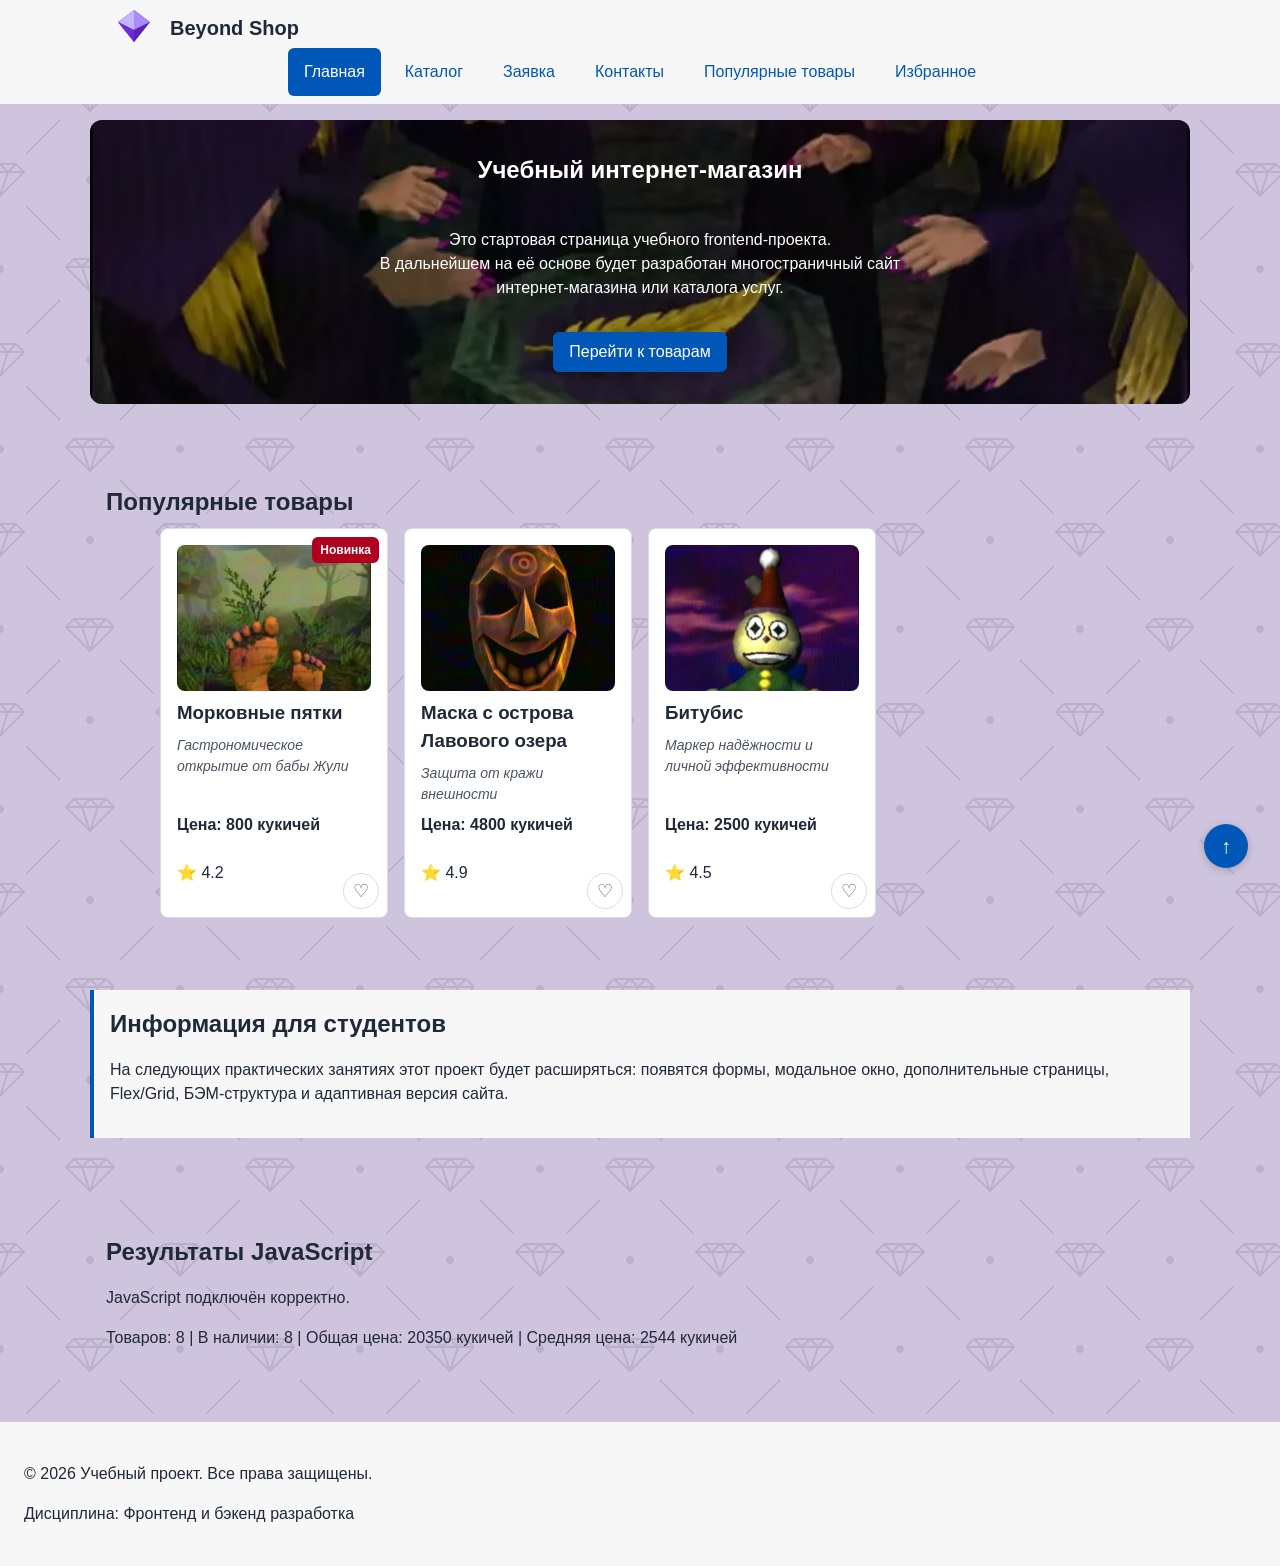
<file: index.html>
<!DOCTYPE html>
<html lang="ru">
<head>
    <base href="/">
    <meta charset="UTF-8">
    <meta name="viewport" content="width=device-width, initial-scale=1.0">
    <meta name="description" content="Главная страница учебного интернет-магазина.">
    <title>Beyond Shop — Зазеркальный магазин</title>
    <link rel="stylesheet" href="css/style.css">
    <link rel="stylesheet" href="css/responsive.css">
    <link rel="icon" type="image/svg+xml" href="/favicon.svg">
    <script src="js/data.js" defer></script>
    <script src="js/main.js" defer></script>
    <script src="js/catalog.js" defer></script>
    <script src="js/validation.js" defer></script>
</head>
<body>
    <a class="skip-link" href="#main">Перейти к основному содержимому</a>
    <div id="header-placeholder"></div>
    <main id="main">
        <section class="hero">
            <div class="hero__overlay"></div>
            <div class="hero__content" >
                <h1>Учебный интернет-магазин</h1>
                <p>
                    Это стартовая страница учебного frontend-проекта.<br>
                    В дальнейшем на её основе будет разработан многостраничный сайт<br>
                    интернет-магазина или каталога услуг.
                </p>
                <div class="hero__actions">
                    <a class="button button--primary" href="#popular">Перейти к товарам</a>

                </div>
            </div>

        </section>
        <section class="section" id="popular">
            <h2>Популярные товары</h2>
            <div class="products-grid" data-popular-container></div>
        </section>
        <aside class="aside-info">
            <h2>Информация для студентов</h2>
            <p>
                На следующих практических занятиях этот проект будет расширяться:
                появятся формы, модальное окно, дополнительные страницы, Flex/Grid,
                БЭМ-структура и адаптивная версия сайта.
            </p>
        </aside>
        <section class="section" id="js-output">
            <h2>Результаты JavaScript</h2>
            <div class="js-training-block">
                <p id="js-message" class="js-message">Подключение JavaScript...</p>
                <div class="product-output" id="product-output"></div>
            </div>
        </section>
    </main>
    <a class="scroll-top" href="#main" aria-label="Наверх">↑</a>

    <div id="footer-placeholder"></div>
    <dialog class="order-dialog" id="order-dialog" aria-labelledby="order-dialog-title">
        <h2 class="order-dialog__title" id="order-dialog-title">Оформление заявки</h2>
        <form class="order-form" id="order-form" action="#" method="post" novalidate>
            <input id="selected-product" name="selected-product" type="hidden">

            <div class="order-form__field">
                <label class="order-form__label" for="order-name">Имя</label>
                <input
                    class="order-form__input"
                    id="order-name"
                    name="name"
                    type="text"
                    placeholder="Введите ваше имя"
                    minlength="2"
                    autocomplete="given-name"
                    required
                    aria-required="true"
                >
            </div>

            <div class="order-form__field">
                <label class="order-form__label" for="order-email">E-mail</label>
                <input
                    class="order-form__input"
                    id="order-email"
                    name="email"
                    type="email"
                    placeholder="example@mail.ru"
                    autocomplete="email"
                    required
                    aria-required="true"
                >
            </div>

            <div class="order-form__field">
                <label class="order-form__label" for="order-phone">Телефон</label>
                <input
                    class="order-form__input"
                    id="order-phone"
                    name="phone"
                    type="tel"
                    inputmode="tel"
                    placeholder="+7 (900) 000-00-00"
                    pattern="^[\\+]?[0-9\\s\\-\\(\\)]{10,20}$"
                    required
                    aria-required="true"
                >
            </div>
            <small>Формат: +7 (900) 000-00-00</small>

            <div class="order-form__field">
                <label class="order-form__label" for="order-date">Дата связи</label>
                <input
                    class="order-form__input"
                    id="order-date"
                    name="date"
                    type="date"
                >
            </div>

            <div class="order-form__field">
                <label class="order-form__label" for="order-topic">Тема заявки</label>
                <select class="order-form__select" id="order-topic" name="topic" required aria-required="true">
                    <option value="">Выберите тему</option>
                    <option value="product">Заказ товара</option>
                    <option value="consultation">Консультация</option>
                    <option value="delivery">Доставка</option>
                </select>
            </div>

            <div class="order-form__field order-form__field--wide">
                <label class="order-form__label" for="order-comment">Комментарий</label>
                <textarea
                    class="order-form__textarea"
                    id="order-comment"
                    name="comment"
                    rows="4"
                    placeholder="Укажите дополнительную информацию"
                ></textarea>
            </div>

            <div class="order-form__field order-form__field--checkbox">
                <label>
                    <input
                        id="order-agreement"
                        name="agreement"
                        type="checkbox"
                        required
                        aria-required="true"
                    >
                    Я согласен на обработку данных
                </label>
            </div>

            <div class="order-form__actions">
                <button class="button button--secondary" type="button" id="close-order-dialog">Закрыть</button>
                <button class="button button--primary" type="submit">Отправить заявку</button>
            </div>
        </form>
    </dialog>

    <p class="success-message" id="success-message" hidden>
        Форма успешно отправлена!
    </p>
</body>
</html>
</file>
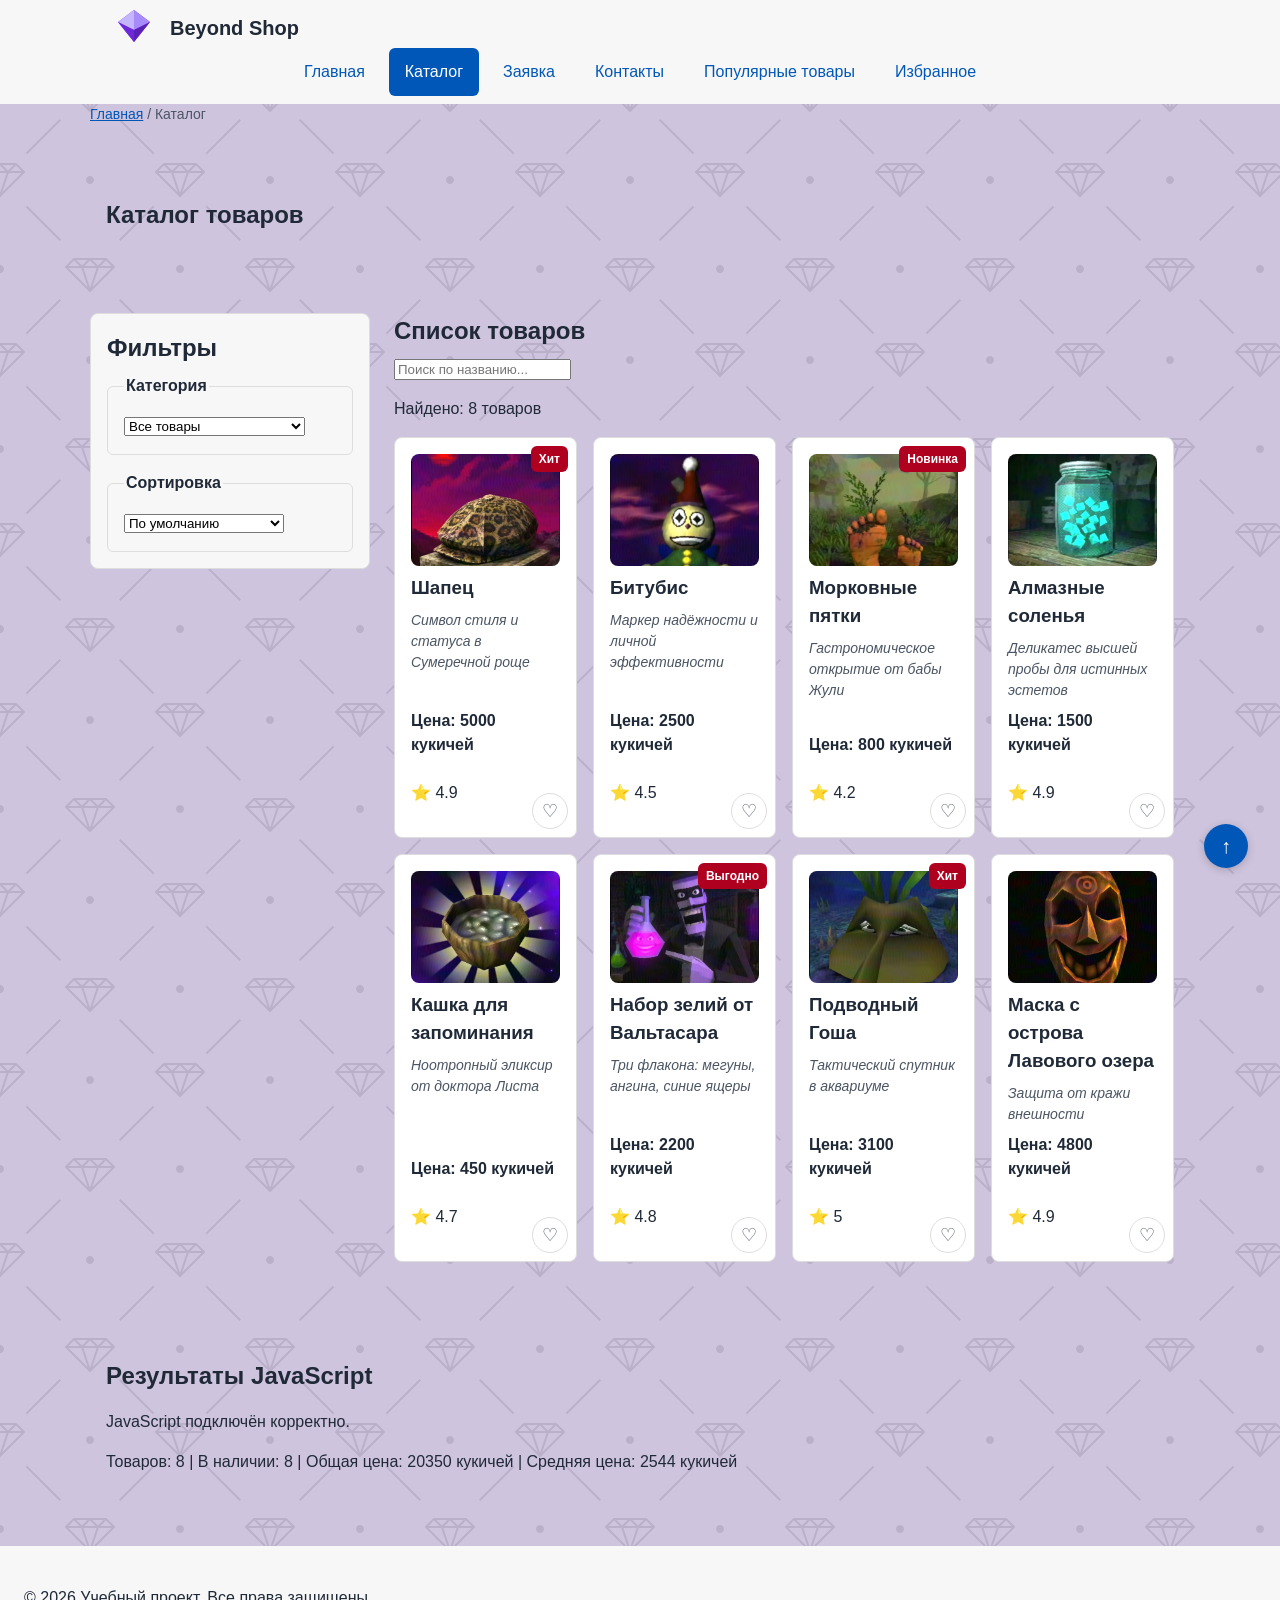
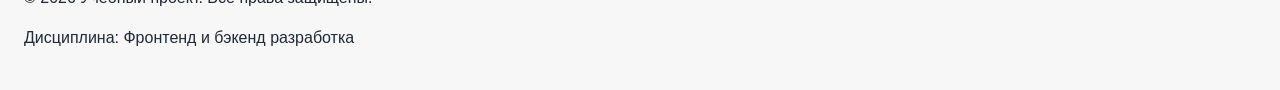
<file: catalog.html>
<!DOCTYPE html>
<html lang="ru">
<head>
    <base href="/">
    <meta charset="UTF-8">
    <meta name="viewport" content="width=device-width, initial-scale=1.0">
    <meta name="description" content="Каталог товаров учебного интернет-магазина.">
    <title>Каталог — Beyond Shop</title>
    <link rel="stylesheet" href="css/style.css">
    <link rel="stylesheet" href="css/responsive.css">
    <link rel="icon" type="image/svg+xml" href="/favicon.svg">
    <script src="js/data.js" defer></script>
    <script src="js/main.js" defer></script>
    <script src="js/catalog.js" defer></script>
    <script src="js/validation.js" defer></script>
</head>
<body>
    <a class="skip-link" href="#main">Перейти к основному содержимому</a>
    <div id="header-placeholder"></div>
    <main id="main">
        <nav class="breadcrumbs" aria-label="Хлебные крошки">
            <a class="breadcrumbs__link" href="index.html">Главная</a>
            <span class="breadcrumbs__current">Каталог</span>
        </nav>
        <section class="section">
            <h1>Каталог товаров</h1>
            <!--<p>
                На этой странице представлен учебный каталог товаров.
                В дальнейшем здесь будут добавлены фильтры, сортировка и более
                подробные карточки.
            </p>-->
        </section>
        <section class="catalog-layout">
            <aside class="catalog-filters">
                <h2>Фильтры</h2>
                <form class="filters-form" action="#" method="get">
                    <fieldset>
                        <legend>Категория</legend>
                        <select id="category-filter" class="filters-form__select">
                            <option value="all">Все товары</option>
                            <option value="accessories">Аксессуары</option>
                            <option value="electronics">Электроника</option>
                            <option value="food">Еда и деликатесы</option>
                            <option value="potions">Зелья и снадобья</option>
                            <option value="companions">Спутники и защита</option>
                            <option value="artifacts">Артефакты и снаряжение</option>
                        </select>
                    </fieldset>
                    <fieldset>
                        <legend>Сортировка</legend>
                        <select id="sort-select" class="filters-form__select">
                            <option value="default">По умолчанию</option>
                            <option value="price-asc">Цена: по возрастанию</option>
                            <option value="price-desc">Цена: по убыванию</option>
                            <option value="title">По названию</option>
                        </select>
                    </fieldset>
                </form>
            </aside>
            <section class="catalog-products">
                <h2>Список товаров</h2>
                <div class="catalog-toolbar">
                    <input class="catalog-search" id="catalog-search" type="search" placeholder="Поиск по названию..." aria-label="Поиск по названию">
                    <p class="catalog-count"></p>
                </div>
                <div class="products-grid" data-products-container></div>
                <p class="catalog-empty" hidden>Товары не найдены. Попробуйте изменить параметры поиска.</p>
            </section>
        </section>
        <section class="section" id="js-output">
            <h2>Результаты JavaScript</h2>
            <div class="js-training-block">
                <p id="js-message" class="js-message">Подключение JavaScript...</p>
                <div class="product-output" id="product-output"></div>
            </div>
        </section>
    </main>
    <a class="scroll-top" href="#main" aria-label="Наверх">↑</a>

    <div id="footer-placeholder"></div>
</body>
</html>
</file>
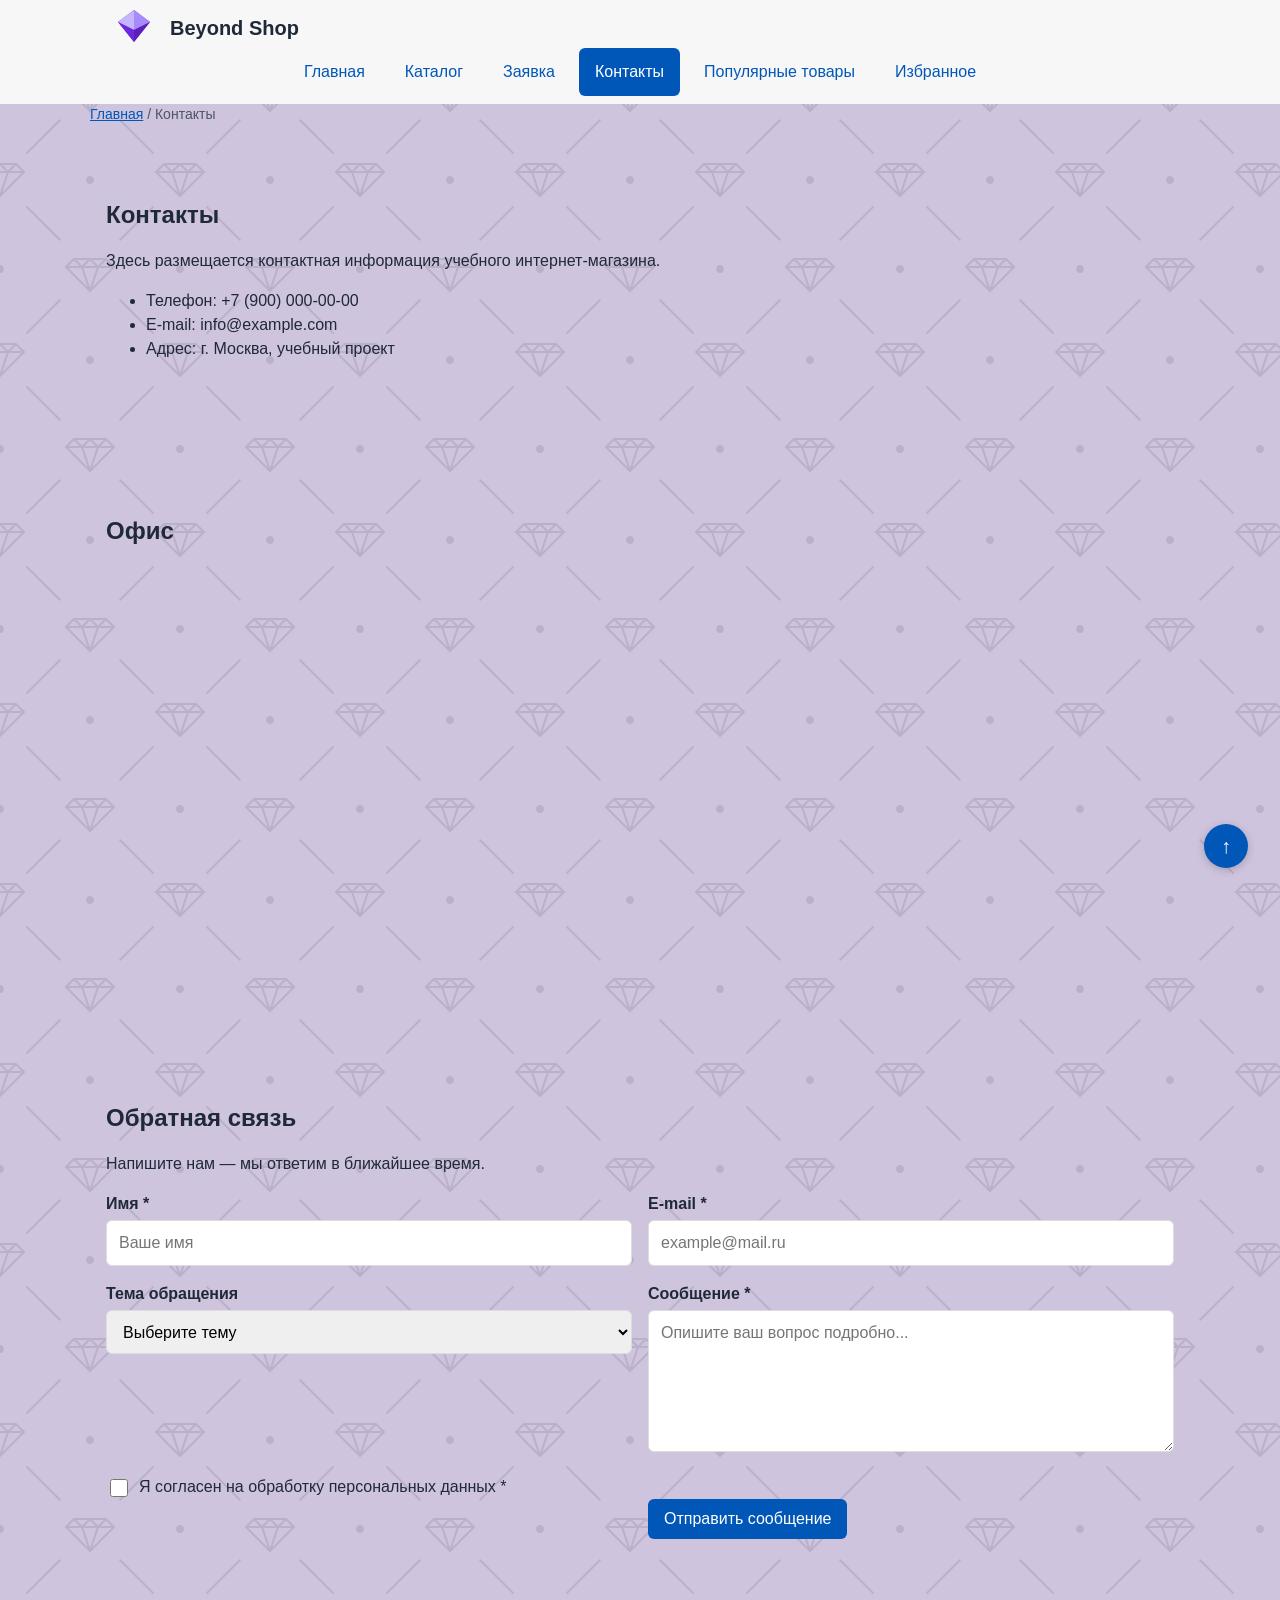
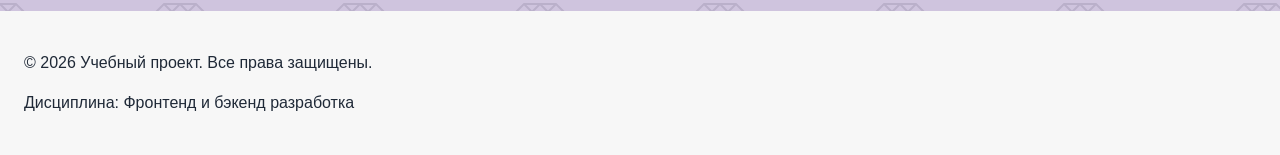
<file: contacts.html>
<!DOCTYPE html>
<html lang="ru">
<head>
    <base href="/">
    <meta charset="UTF-8">
    <meta name="viewport" content="width=device-width, initial-scale=1.0">
    <meta name="description" content="Контактная информация учебного интернет-магазина.">
    <title>Контакты — Beyond Shop</title>
    <link rel="stylesheet" href="css/style.css">
    <link rel="stylesheet" href="css/responsive.css">
    <link rel="icon" type="image/svg+xml" href="/favicon.svg">
    <script src="js/main.js" defer></script>
    <script src="js/validation.js" defer></script>
</head>
<body>
    <a class="skip-link" href="#main">Перейти к основному содержимому</a>
    <div id="header-placeholder"></div>
    <main id="main">
        <nav class="breadcrumbs" aria-label="Хлебные крошки">
            <a class="breadcrumbs__link" href="index.html">Главная</a>
            <span class="breadcrumbs__current">Контакты</span>
        </nav>
        <section class="section">
            <h1>Контакты</h1>
            <p>
                Здесь размещается контактная информация учебного интернет-магазина.
            </p>
            <ul>
                <li>Телефон: +7 (900) 000-00-00</li>
                <li>E-mail: info@example.com</li>
                <li>Адрес: г. Москва, учебный проект</li>
            </ul>
        </section>
        <section class="section contacts-map">
            <h2>Офис</h2>
                <iframe
                class="contacts-map__frame"
                src="https://yandex.ru/map-widget/v1/?ll=37.481276988059506%2C55.66417224900034&z=18.786913"
                width="100%"
                height="400"
                frameborder="0"
                allowfullscreen
                loading="lazy"
                title="Карта: центр Москвы"
                ></iframe>
        </section>
        <section class="section" id="feedback">
            <h2>Обратная связь</h2>
            <p>
                Напишите нам — мы ответим в ближайшее время.
            </p>

            <form class="feedback-form" id="feedback-form" action="#" method="post" novalidate>
                <div class="feedback-form__field">
                    <label class="feedback-form__label" for="feedback-name">Имя *</label>
                    <input
                        class="feedback-form__input"
                        id="feedback-name"
                        name="name"
                        type="text"
                        placeholder="Ваше имя"
                        minlength="2"
                        autocomplete="given-name"
                        required
                        aria-required="true"
                    >
                </div>

                <div class="feedback-form__field">
                    <label class="feedback-form__label" for="feedback-email">E-mail *</label>
                    <input
                        class="feedback-form__input"
                        id="feedback-email"
                        name="email"
                        type="email"
                        placeholder="example@mail.ru"
                        autocomplete="email"
                        required
                        aria-required="true"
                    >
                </div>

                <div class="feedback-form__field">
                    <label class="feedback-form__label" for="feedback-topic">Тема обращения</label>
                    <select class="feedback-form__select" id="feedback-topic" name="topic">
                        <option value="">Выберите тему</option>
                        <option value="question">Вопрос по товару</option>
                        <option value="order">Статус заказа</option>
                        <option value="return">Возврат / обмен</option>
                        <option value="other">Другое</option>
                    </select>
                </div>

                <div class="feedback-form__field">
                    <label class="feedback-form__label" for="feedback-message">Сообщение *</label>
                    <textarea
                        class="feedback-form__textarea"
                        id="feedback-message"
                        name="message"
                        rows="5"
                        placeholder="Опишите ваш вопрос подробно..."
                        required
                        aria-required="true"
                    ></textarea>
                </div>

                <div class="feedback-form__field feedback-form__field--checkbox">
                    <label>
                        <input
                            id="feedback-agreement"
                            name="agreement"
                            type="checkbox"
                            required
                            aria-required="true"
                        >
                        Я согласен на обработку персональных данных *
                    </label>
                </div>

                <div class="feedback-form__actions">
                    <button class="button button--primary" type="submit">Отправить сообщение</button>
                </div>
            </form>

            <p class="success-message" id="success-message-feedback" hidden>
                Ваше сообщение успешно отправлено! Мы свяжемся с вами в ближайшее время.
            </p>
        </section>
    </main>
    <a class="scroll-top" href="#main" aria-label="Наверх">↑</a>

    <div id="footer-placeholder"></div>
</body>
</html>
</file>
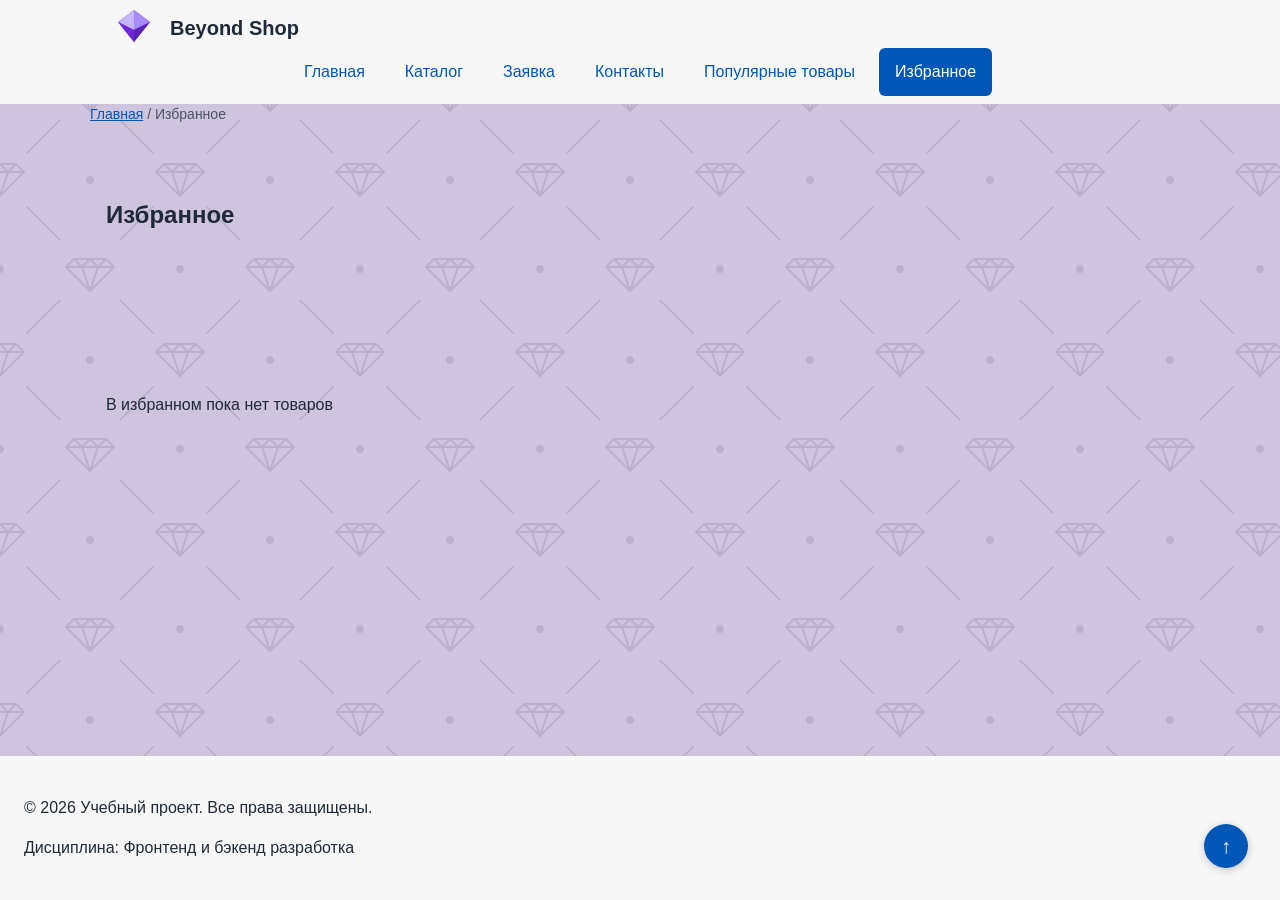
<file: favorites.html>
<!DOCTYPE html>
<html lang="ru">
<head>
    <base href="/">
    <meta charset="UTF-8">
    <meta name="viewport" content="width=device-width, initial-scale=1.0">
    <meta name="description" content="Избранные товары учебного интернет-магазина.">
    <title>Избранное — Beyond Shop</title>
    <link rel="stylesheet" href="css/style.css">
    <link rel="stylesheet" href="css/responsive.css">
    <link rel="icon" type="image/svg+xml" href="/favicon.svg">
    <script src="js/data.js" defer></script>
    <script src="js/main.js" defer></script>
    <script src="js/catalog.js" defer></script>
</head>
<body>
    <a class="skip-link" href="#main">Перейти к основному содержимому</a>
    <div id="header-placeholder"></div>
    <main id="main">
        <nav class="breadcrumbs" aria-label="Хлебные крошки">
            <a class="breadcrumbs__link" href="index.html">Главная</a>
            <span class="breadcrumbs__current">Избранное</span>
        </nav>

        <section class="section">
            <h1>Избранное</h1>
        </section>

        <section class="section">
            <div class="products-grid" data-favorites-container></div>
            <p class="catalog-empty" id="favorites-empty" hidden>В избранном пока нет товаров</p>
        </section>
    </main>
    <a class="scroll-top" href="#main" aria-label="Наверх">↑</a>

    <div id="footer-placeholder"></div>
</body>
</html>
</file>
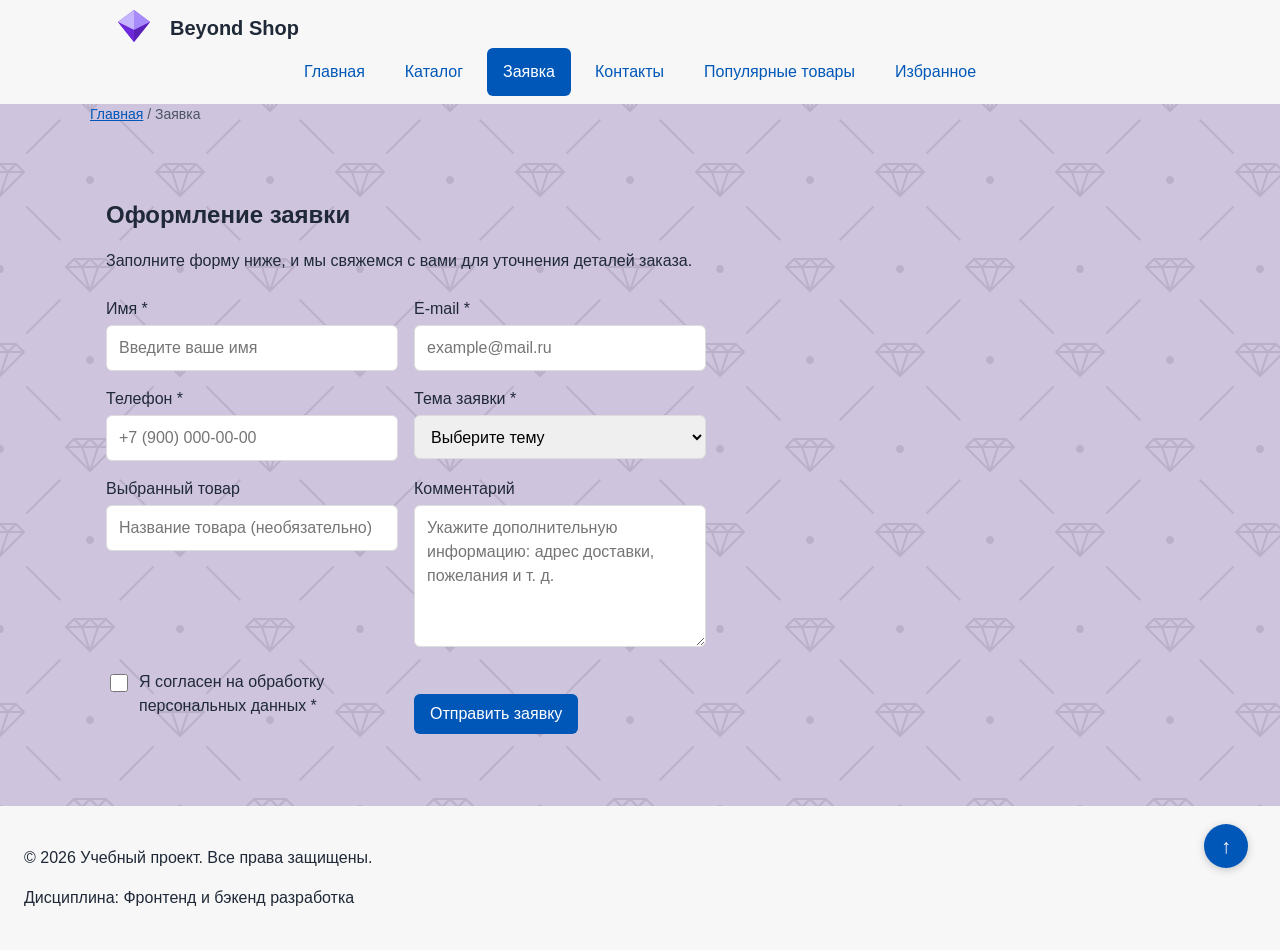
<file: order.html>
<!DOCTYPE html>
<html lang="ru">
<head>
    <base href="/">
    <meta charset="UTF-8">
    <meta name="viewport" content="width=device-width, initial-scale=1.0">
    <meta name="description" content="Оформление заявки — учебный интернет-магазин.">
    <title>Заявка — Beyond Shop</title>
    <link rel="stylesheet" href="css/style.css">
    <link rel="stylesheet" href="css/responsive.css">
    <link rel="icon" type="image/svg+xml" href="/favicon.svg">
    <script src="js/main.js" defer></script>
    <script src="js/validation.js" defer></script>
</head>
<body>
    <a class="skip-link" href="#main">Перейти к основному содержимому</a>
    <div id="header-placeholder"></div>
    <main id="main">
        <nav class="breadcrumbs" aria-label="Хлебные крошки">
            <a class="breadcrumbs__link" href="index.html">Главная</a>
            <span class="breadcrumbs__current">Заявка</span>
        </nav>

        <section class="section order-page">
            <h1>Оформление заявки</h1>
            <p>
                Заполните форму ниже, и мы свяжемся с вами для уточнения деталей заказа.
            </p>

            <form class="order-form order-page__form" id="order-form-page" action="#" method="post" novalidate>
                <input id="selected-product-page" name="selected-product" type="hidden">

                <div class="order-form__field">
                    <label class="order-form__label" for="page-name">Имя *</label>
                    <input
                        class="order-form__input"
                        id="page-name"
                        name="name"
                        type="text"
                        placeholder="Введите ваше имя"
                        minlength="2"
                        autocomplete="given-name"
                        required
                        aria-required="true"
                    >
                </div>

                <div class="order-form__field">
                    <label class="order-form__label" for="page-email">E-mail *</label>
                    <input
                        class="order-form__input"
                        id="page-email"
                        name="email"
                        type="email"
                        placeholder="example@mail.ru"
                        autocomplete="email"
                        required
                        aria-required="true"
                    >
                </div>

                <div class="order-form__field">
                    <label class="order-form__label" for="page-phone">Телефон *</label>
                    <input
                        class="order-form__input"
                        id="page-phone"
                        name="phone"
                        type="tel"
                        inputmode="tel"
                        placeholder="+7 (900) 000-00-00"
                        pattern="^[\\+]?[0-9\\s\\-\\(\\)]{10,20}$"
                        required
                        aria-required="true"
                    >
                </div>

                <div class="order-form__field">
                    <label class="order-form__label" for="page-topic">Тема заявки *</label>
                    <select class="order-form__select" id="page-topic" name="topic" required aria-required="true">
                        <option value="">Выберите тему</option>
                        <option value="product">Заказ товара</option>
                        <option value="consultation">Консультация</option>
                        <option value="delivery">Доставка</option>
                        <option value="other">Другое</option>
                    </select>
                </div>

                <div class="order-form__field">
                    <label class="order-form__label" for="page-product">Выбранный товар</label>
                    <input
                        class="order-form__input"
                        id="page-product"
                        name="product"
                        type="text"
                        placeholder="Название товара (необязательно)"
                    >
                </div>

                <div class="order-form__field">
                    <label class="order-form__label" for="page-comment">Комментарий</label>
                    <textarea
                        class="order-form__textarea"
                        id="page-comment"
                        name="comment"
                        rows="5"
                        placeholder="Укажите дополнительную информацию: адрес доставки, пожелания и т. д."
                    ></textarea>
                </div>

                <div class="order-form__field order-form__field--checkbox">
                    <label>
                        <input
                            id="page-agreement"
                            name="agreement"
                            type="checkbox"
                            required
                        >
                        Я согласен на обработку персональных данных *
                    </label>
                </div>

                <div class="order-form__actions">
                    <button class="button button--primary" type="submit">Отправить заявку</button>
                </div>
            </form>
        </section>

        <a class="scroll-top" href="#main" aria-label="Наверх">↑</a>

        <p class="success-message" id="success-message-page" hidden>
            Ваша заявка успешно отправлена! Мы свяжемся с вами в ближайшее время.
        </p>
    </main>

    <div id="footer-placeholder"></div>
</body>
</html>
</file>
<file: css/style.css>
/* ===============================
1. Переменные проекта
=============================== */

:root {
  /* Основные цвета проекта */
  --color-bg: #ffffff;
  --color-text: #1f2937;
  --color-muted: #4b5563;
  --color-primary: #0057b8;
  --color-primary-dark: #003f86;
  --color-border: #dddddd;
  --color-surface: #f7f7f7;
  --color-surface-accent: #eef5ff;
  --color-danger: #b00020;
  --color-success: #168a2f;
  --color-success-bg: #eefaf0;
  --color-white: #ffffff;

  /* Отступы */
  --space-xs: 4px;
  --space-sm: 8px;
  --space-md: 16px;
  --space-lg: 24px;
  --space-xl: 32px;

  /* Скругления */
  --radius-sm: 6px;
  --radius-md: 8px;
  --radius-lg: 12px;

  /* Размеры */
  --container-width: 1100px;
}

/* ===============================
2. Базовые стили
=============================== */

* {
  box-sizing: border-box;
}

body {
  margin: 0;
  font-family: Arial, sans-serif;
  line-height: 1.5;
  color: var(--color-text);
  background-color: #cfc4de;
  background-image: url('../images/glamorous.svg');
  background-repeat: repeat;
  background-size: 180px 180px;
  display: flex;
  flex-direction: column;
  min-height: 100vh;
}

main {
  flex: 1;
}

/* ===============================
3. БЭМ-компоненты
=============================== */

/* --- Шапка сайта (site-header) --- */

.site-header {
  background-color: var(--color-surface);
  position: sticky;
  top: 0;
  z-index: 100;
}

.site-header__inner {
  max-width: var(--container-width);
  margin: 0 auto;
  padding: var(--space-sm) var(--space-lg);
  display: flex;
  flex-wrap: wrap;
  justify-content: space-between;
  align-items: center;
}

.site-header__logo {
  display: inline-flex;
  align-items: center;
  gap: var(--space-sm);
  font-weight: 700;
  color: var(--color-text);
  text-decoration: none;
  font-size: 20px;
  white-space: nowrap;
}

.site-header__icon {
  width: 40px;
  height: 40px;
  flex-shrink: 0;
}

.site-header__brand {
  display: flex;
  align-items: center;
  gap: var(--space-md);
}

/* --- Навигация (site-nav) --- */

.site-nav__list {
  display: flex;
  flex-wrap: wrap;
  justify-content: flex-end;
  align-items: center;
  gap: var(--space-sm);
  padding: 0;
  margin: 0;
  list-style: none;
}

.site-nav__link {
  display: inline-block;
  padding: var(--space-sm) var(--space-md);
  color: var(--color-primary);
  text-decoration: none;
  border-radius: var(--radius-sm);
}

.site-nav__link:hover {
  color: var(--color-white);
  background-color: var(--color-primary);
}

.site-nav__link:focus-visible {
  outline: 2px solid var(--color-primary);
  outline-offset: 3px;
}

.site-nav__link--active {
  color: var(--color-white);
  background-color: var(--color-primary);
}

/* --- Кнопки (button) --- */

.button {
  display: inline-block;
  padding: var(--space-sm) var(--space-md);
  border: none;
  border-radius: var(--radius-sm);
  font: inherit;
  text-decoration: none;
  cursor: pointer;
}

.button--primary {
  color: var(--color-white);
  background-color: var(--color-primary);
}

.button--primary:hover {
  background-color: var(--color-primary-dark);
}

.button--secondary {
  color: var(--color-primary);
  background-color: transparent;
  border: 1px solid var(--color-primary);
}

.button--secondary:hover {
  color: var(--color-white);
  background-color: var(--color-primary);
}

.button:focus-visible {
  outline: 2px solid var(--color-primary);
  outline-offset: 3px;
}

.button:disabled,
.button--disabled {
  opacity: 0.6;
  cursor: not-allowed;
}

/* --- Хлебные крошки (breadcrumbs) --- */

.breadcrumbs {
  max-width: var(--container-width);
  margin: 0 auto var(--space-sm);
  font-size: 14px;
  color: var(--color-muted);
}

.breadcrumbs__link {
  color: var(--color-primary);
}

.breadcrumbs__current::before {
  content: " / ";
  color: var(--color-muted);
}

/* --- Hero-секция (hero) --- */

.hero {
  max-width: var(--container-width);
  margin: var(--space-md) auto var(--space-md);
  padding: var(--space-lg) var(--space-md);
  background-color: var(--color-surface-accent);
  background-image: url('../images/witches.webp');
  background-repeat: no-repeat;
  background-position: center;
  background-size: cover;
  border-radius: var(--radius-lg);
  position: relative;
}

.hero__overlay {
  position: absolute;
  inset: 0;
  background: #000;
  opacity: 0.4;
  border-radius: inherit;
  pointer-events: none;
}

.hero__content {
  position: relative;
  z-index: 1;
  color: #fff;
}

.hero__content h1,
.hero__content p,
.hero__content a {
  color: inherit;
}

/* --- Секции (section) --- */

.section {
  max-width: var(--container-width);
  margin: 0 auto var(--space-sm);
  padding: 0 var(--space-md);
}

/* --- Заголовки --- */

h1, h2, h3 {
  margin-top: 0;
  margin-bottom: var(--space-sm);
}

/* --- Карточка товара (product-card) --- */

.product-card {
  display: flex;
  flex-direction: column;
  gap: var(--space-sm);
  padding: var(--space-md);
  border: 1px solid var(--color-border);
  border-radius: var(--radius-md);
  background-color: var(--color-bg);
  position: relative;
  text-decoration: none;
  color: inherit;
}

.product-card > a {
  display: flex;
  flex-direction: column;
  gap: inherit;
  text-decoration: none;
  color: inherit;
  flex: 1;
}

.product-card > a:hover {
  color: inherit;
}

.product-card__short-desc {
  margin: 0;
  color: var(--color-muted);
  font-size: 14px;
  font-style: italic;
}

.product-card__category {
  margin: 0;
  color: var(--color-primary);
  font-size: 13px;
  font-weight: 600;
  text-transform: uppercase;
  letter-spacing: 0.5px;
}

.product-card:hover {
  border-color: var(--color-primary);
  box-shadow: 0 4px 12px rgba(0, 87, 184, 0.15);
}

.product-card__image {
  width: 100%;
  height: auto;
  max-height: 200px;
  object-fit: contain;
  border-radius: var(--radius-sm);
  background-color: var(--color-surface);
}

.product-card--featured {
  border-color: var(--color-primary);
}

.product-card--discount {
  border-color: var(--color-danger);
}

.product-card__title {
  margin: 0;
  color: var(--color-text);
}

.product-card__description {
  margin: 0;
  color: var(--color-muted);
}

.product-card__price {
  margin: 0;
  font-weight: 700;
  margin-top: auto;
}

.product-card--discount .product-card__price {
  color: var(--color-danger);
}

.product-card__button {
  margin-top: auto;
  align-self: flex-start;
}

/* --- Кнопка «В избранное» --- */

.product-card__fav-btn {
  position: absolute;
  bottom: var(--space-sm);
  right: var(--space-sm);
  width: 36px;
  height: 36px;
  border: 1px solid var(--color-border);
  border-radius: 50%;
  background: var(--color-white);
  color: var(--color-muted);
  font-size: 18px;
  line-height: 1;
  cursor: pointer;
  transition: color 0.2s, border-color 0.2s;
  display: flex;
  align-items: center;
  justify-content: center;
}

.product-card__fav-btn:hover {
  border-color: var(--color-danger);
}

.product-card__fav-btn--active {
  color: var(--color-danger);
  border-color: var(--color-danger);
}

/* --- Бейдж карточки товара --- */

.product-card__badge {
  position: absolute;
  top: var(--space-sm);
  right: var(--space-sm);
  padding: 4px 8px;
  font-size: 12px;
  font-weight: 700;
  color: var(--color-white);
  background-color: var(--color-danger);
  border-radius: var(--radius-sm);
}

/* --- Сетка товаров (products-grid) --- */

.products-grid {
  display: grid;
  grid-template-columns: repeat(3, 1fr);
  gap: var(--space-lg);
}

/* --- Таблица (product-table) --- */

.product-table {
  width: 100%;
  border-collapse: collapse;
  font-size: 15px;
}

.product-table caption {
  text-align: left;
  font-weight: 700;
  font-size: 16px;
  padding-bottom: var(--space-sm);
  color: var(--color-text);
}

.product-table th,
.product-table td {
  padding: 10px 14px;
  border: 1px solid var(--color-border);
  text-align: left;
}

.product-table thead {
  background-color: var(--color-surface-accent);
}

.product-table th {
  font-weight: 700;
  color: var(--color-text);
}

/* --- Сетка каталога (catalog-layout) --- */

.catalog-layout {
  max-width: var(--container-width);
  margin: 0 auto var(--space-md);
  display: grid;
  gap: var(--space-lg);
}

.catalog-filters {
  /* grid-area удалён — порядок из документа */
  padding: var(--space-md);
  border: 1px solid var(--color-border);
  border-radius: var(--radius-md);
  background-color: var(--color-surface);
}

.catalog-products {
  /* grid-area удалён — порядок из документа */
  padding-right: var(--space-md);
}

/* --- Фильтры (filters-form) --- */

.filters-form {
  display: grid;
  gap: var(--space-md);
}

.filters-form fieldset {
  margin: 0;
  padding: var(--space-md);
  border: 1px solid var(--color-border);
  border-radius: var(--radius-sm);
}

.filters-form legend {
  font-weight: 700;
}

.filters-form label {
  display: block;
  margin-bottom: var(--space-sm);
}

.filters-form input[type="number"] {
  width: 100%;
  padding: 8px 10px;
  border: 1px solid var(--color-border);
  border-radius: var(--radius-sm);
  font: inherit;
}

/* --- Боковая информация (aside-info) --- */

.aside-info {
  max-width: var(--container-width);
  margin: 0 auto var(--space-xl);
  padding: var(--space-md);
  border-left: 4px solid var(--color-primary);
  background-color: var(--color-surface);
}

/* --- Популярные товары (центрирование) --- */

[data-popular-container] {
  display: grid;
  grid-template-columns: repeat(3, 1fr);
  gap: var(--space-lg);
  justify-items: center;
  max-width: 960px;
  margin: 0 auto;
}

/* --- Модальное окно (order-dialog) --- */

.order-dialog {
  width: min(100% - 32px, 560px);
  padding: var(--space-lg);
  border: none;
  border-radius: var(--radius-lg);
}

.order-dialog::backdrop {
  background-color: rgba(0, 0, 0, 0.5);
}

.order-dialog__title {
  margin-top: 0;
}

/* --- Форма заявки (order-form) --- */

.order-form__field {
  margin-bottom: var(--space-md);
}

.order-form__label {
  display: block;
  margin-bottom: var(--space-xs);
}

.order-form__input,
.order-form__select,
.order-form__textarea {
  width: 100%;
  padding: 10px 12px;
  border: 1px solid var(--color-border);
  border-radius: var(--radius-sm);
  font: inherit;
}

.order-form__input:hover,
.order-form__select:hover,
.order-form__textarea:hover {
  border-color: var(--color-primary);
}

.order-form__input:focus-visible,
.order-form__select:focus-visible,
.order-form__textarea:focus-visible {
  outline: 2px solid var(--color-primary);
  outline-offset: 3px;
}

.order-form__actions {
  display: flex;
  gap: var(--space-md);
  margin-top: var(--space-lg);
}

/* ===============================
4. Подвал сайта (site-footer)
=============================== */

.site-footer {
  background-color: var(--color-surface);
  padding: var(--space-lg);
}

/* ===============================
5. Сообщения об успехе
=============================== */

.success-message {
  max-width: var(--container-width);
  margin: var(--space-lg) auto;
  padding: var(--space-md);
  border-left: 4px solid var(--color-success);
  background-color: var(--color-success-bg);
}

/* ===============================
6. Навигация и якорные ссылки
=============================== */

html {
  scroll-behavior: smooth;
}

a {
  color: var(--color-primary);
}

a:hover {
  color: var(--color-primary-dark);
}

a:focus-visible {
  outline: 2px solid var(--color-primary);
  outline-offset: 3px;
}

:target {
  outline: 2px dashed var(--color-primary);
  outline-offset: 4px;
}

/* ===============================
7. Страница карточки товара
=============================== */

.product-detail__inner {
  display: grid;
  grid-template-columns: 1fr 1fr;
  gap: var(--space-xl);
}

.product-detail__image {
  width: 100%;
  height: auto;
  border-radius: var(--radius-md);
  background-color: var(--color-surface);
}

.product-detail__title {
  margin-top: 0;
  font-size: 28px;
}

.product-detail__description {
  color: var(--color-muted);
}

.product-detail__price {
  font-size: 24px;
  font-weight: 700;
  color: var(--color-primary);
}

.product-detail__price--big {
  font-size: 28px;
}

/* ===============================
8. Страница заявки (order-page)
=============================== */

.order-page__form {
  max-width: 600px;
  margin-top: var(--space-lg);
}

/* ===============================
9. Кнопка «Наверх» (scroll-top)
=============================== */

.scroll-top {
  position: fixed;
  bottom: var(--space-lg);
  right: var(--space-lg);
  width: 44px;
  height: 44px;
  border-radius: 50%;
  display: flex;
  align-items: center;
  justify-content: center;
  font-size: 20px;
  color: var(--color-white);
  background-color: var(--color-primary);
  border: none;
  cursor: pointer;
  text-decoration: none;
  z-index: 200;
  box-shadow: 0 2px 8px rgba(0, 0, 0, 0.2);
}

.scroll-top:hover {
  background-color: var(--color-primary-dark);
}

/* ===============================
10. Форма обратной связи (feedback-form)
=============================== */

.feedback-form__field {
  margin-bottom: var(--space-md);
}

.feedback-form__label {
  display: block;
  margin-bottom: var(--space-xs);
  font-weight: 600;
}

.feedback-form__input,
.feedback-form__select,
.feedback-form__textarea {
  width: 100%;
  padding: 10px 12px;
  border: 1px solid var(--color-border);
  border-radius: var(--radius-sm);
  font: inherit;
}

.feedback-form__input:hover,
.feedback-form__select:hover,
.feedback-form__textarea:hover {
  border-color: var(--color-primary);
}

.feedback-form__input:focus-visible,
.feedback-form__select:focus-visible,
.feedback-form__textarea:focus-visible {
  outline: 2px solid var(--color-primary);
  outline-offset: 3px;
}

.feedback-form__field--checkbox label {
  display: flex;
  align-items: flex-start;
  gap: var(--space-sm);
  font-weight: 400;
  cursor: pointer;
}

.feedback-form__field--checkbox input[type="checkbox"] {
  margin-top: 4px;
  width: 18px;
  height: 18px;
  flex-shrink: 0;
}

.feedback-form__actions {
  margin-top: var(--space-lg);
}

/* ===============================
11. Адаптивность сетки товаров (оставлено для обратной совместимости)
=============================== */

@media (max-width: 768px) {
  .product-detail__inner {
    grid-template-columns: 1fr;
  }
}

@media (max-width: 480px) {
  /* Базовая сетка в 1 колонку задана в responsive.css */
}
</file>
<file: css/responsive.css>
/* =============================================
   Адаптивные стили для контрольной работы №3
   Подход: Mobile First
   Базовые стили рассчитаны на мобильный экран.
   Расширения добавляются через min-width медиазапросы.
   ============================================= */

/* --- Skip-link: ссылка пропуска к основному содержимому --- */

.skip-link {
  position: absolute;
  left: 16px;
  top: -100px;
  z-index: 1000;
  padding: 8px 12px;
  color: #ffffff;
  background-color: #111111;
  border-radius: 6px;
  text-decoration: none;
  font-weight: 600;
  transition: top 0.2s ease;
}

.skip-link:focus,
.skip-link:focus-visible {
  top: 16px;
}

/* --- Глобальный видимый фокус --- */

*:focus-visible {
  outline: 3px solid var(--color-primary, #0057b8);
  outline-offset: 3px;
}

/* --- Базовые адаптивные правила --- */

*, *::before, *::after {
  box-sizing: border-box;
}

html {
  scroll-behavior: smooth;
}

img, video {
  max-width: 100%;
  height: auto;
}

body {
  overflow-x: hidden;
}

/* --- Адаптивные контейнеры и секции --- */

.container,
.main,
.section {
  width: min(100% - 32px, 1200px);
  margin-inline: auto;
}

.section {
  padding-block: clamp(24px, 5vw, 64px);
}

/* --- Адаптивная навигация --- */

.site-nav__list {
  flex-direction: column;
  gap: var(--space-sm, 8px);
  align-items: stretch;
}

.site-nav__link {
  display: block;
  padding: 12px 16px;
  text-align: center;
}

/* --- Sticky-навигация: включена везде --- */

.site-header {
  position: sticky;
  top: 0;
  z-index: 100;
}

/* --- Мобильное бургер-меню --- */

.site-nav {
  display: none;
  width: 100%;
}

.site-nav--open {
  display: block;
}

.site-nav__list {
  flex-direction: column;
  gap: var(--space-sm, 8px);
  align-items: stretch;
  border-top: 1px solid var(--color-border);
  padding-top: var(--space-sm);
}

/* Кнопка бургер-меню */

.burger-btn {
  display: flex;
  flex-direction: column;
  justify-content: center;
  align-items: center;
  gap: 5px;
  width: 44px;
  height: 44px;
  padding: 10px;
  background: none;
  border: none;
  cursor: pointer;
  border-radius: var(--radius-sm, 6px);
}

.burger-btn:hover {
  background-color: var(--color-surface-accent, #eef5ff);
}

.burger-btn__bar {
  display: block;
  width: 24px;
  height: 3px;
  background-color: currentColor;
  border-radius: 2px;
}

/* Показываем бургер на мобильных, скрываем на десктопе */

@media (min-width: 768px) {
  .burger-btn {
    display: none;
  }

  .site-header__inner {
    justify-content: space-between;
  }

  .site-nav {
    display: block;
  }

  .site-nav__list {
    flex-direction: row;
    flex-wrap: wrap;
    justify-content: center;
    align-items: center;
    border-top: none;
    padding-top: 0;
  }
}

/* --- Адаптивный hero-блок --- */

.hero {
  width: min(100% - 32px, 1100px);
  padding: var(--space-lg) var(--space-md);
  margin-inline: auto;
}

.hero__content {
  display: flex;
  flex-direction: column;
  gap: var(--space-md);
  text-align: center;
}

.hero__title {
  font-size: clamp(28px, 7vw, 56px);
  line-height: 1.1;
  margin-top: 0;
}

.hero__actions {
  display: flex;
  flex-direction: column;
  gap: var(--space-sm);
  align-items: center;
}

/* --- Адаптивные изображения (picture для hero) --- */

.hero__image {
  width: 100%;
  max-width: 520px;
  margin-inline: auto;
  display: block;
  border-radius: var(--radius-md, 8px);
}

/* --- Адаптивная сетка карточек товаров (Mobile First) --- */

.products-grid {
  display: grid;
  grid-template-columns: 1fr;
  gap: var(--space-md, 16px);
}

.product-card {
  min-width: 0;
}

.product-card__title,
.product-card__description {
  overflow-wrap: anywhere;
  word-break: break-word;
}

/* --- Адаптивные изображения карточек --- */

.product-card__image {
  display: block;
  width: 100%;
  aspect-ratio: 4 / 3;
  object-fit: cover;
  border-radius: var(--radius-md, 8px);
}

/* --- Планшет: 2 колонки --- */

@media (min-width: 640px) {
  .products-grid {
    grid-template-columns: repeat(2, minmax(0, 1fr));
  }

  .hero__actions {
    flex-direction: row;
    justify-content: center;
  }
}

/* --- Десктоп: 3 колонки --- */

@media (min-width: 1024px) {
  .products-grid {
    grid-template-columns: repeat(3, minmax(0, 1fr));
  }

  .hero {
    padding: var(--space-xl) var(--space-lg);
  }
}

/* --- Широкий десктоп: 4 колонки --- */

@media (min-width: 1280px) {
  .products-grid {
    grid-template-columns: repeat(4, minmax(0, 1fr));
  }
}

/* --- Адаптивная страница каталога --- */

.catalog-layout {
  width: min(100% - 32px, 1100px);
  display: grid;
  grid-template-columns: 1fr;
  gap: var(--space-lg, 24px);
  margin: 0 auto var(--space-xl);
}

/*.catalog-filters {
}*/

@media (min-width: 800px) {
  .catalog-layout {
    grid-template-columns: 280px minmax(0, 1fr);
    align-items: start;
  }

  .catalog-filters {
    order: initial;
    position: sticky;
    top: 88px;
  }
}

/* --- Адаптивная форма заявки (Mobile First) --- */

.order-form {
  display: grid;
  gap: var(--space-md, 16px);
}

.order-form__field {
  margin-bottom: 0;
}

.order-form__input,
.order-form__textarea,
.order-form__select {
  width: 100%;
  min-height: 44px;
  padding: 10px 12px;
  font: inherit;
}

.order-form__textarea {
  min-height: 120px;
  resize: vertical;
}

.order-form__field--checkbox label {
  display: flex;
  align-items: flex-start;
  gap: var(--space-sm);
  cursor: pointer;
}

.order-form__field--checkbox input[type="checkbox"] {
  margin-top: 4px;
  width: 18px;
  height: 18px;
  flex-shrink: 0;
}

.order-form__actions {
  display: flex;
  flex-direction: column;
  gap: var(--space-sm);
  margin-top: var(--space-lg);
}

@media (min-width: 768px) {
  .order-form {
    grid-template-columns: repeat(2, minmax(0, 1fr));
  }

  .order-form__field--wide {
    grid-column: 1 / -1;
  }

  .order-form__actions {
    flex-direction: row;
  }
}

/* --- Адаптивная таблица характеристик --- */

.table-wrapper {
  overflow-x: auto;
  -webkit-overflow-scrolling: touch;
}

.product-table {
  width: 100%;
  min-width: 640px;
  border-collapse: collapse;
}

/* --- Адаптивная форма обратной связи --- */

.feedback-form {
  display: grid;
  gap: var(--space-md, 16px);
}

.feedback-form__field {
  margin-bottom: 0;
}

.feedback-form__input,
.feedback-form__select,
.feedback-form__textarea {
  width: 100%;
  min-height: 44px;
  padding: 10px 12px;
  font: inherit;
}

@media (min-width: 768px) {
  .feedback-form {
    grid-template-columns: repeat(2, minmax(0, 1fr));
  }

  .feedback-form__field--full {
    grid-column: 1 / -1;
  }
}

/* --- Адаптивное модальное окно --- */

.order-dialog {
  width: min(100% - 32px, 560px);
  max-height: 90vh;
  overflow-y: auto;
  padding: var(--space-lg);
}

/* --- Адаптивная кнопка «Наверх» --- */

.scroll-top {
  position: fixed;
  right: 16px;
  bottom: 16px;
  width: 44px;
  height: 44px;
  z-index: 90;
}

@media (min-width: 768px) {
  .scroll-top {
    right: 32px;
    bottom: 32px;
  }
}

/* --- Адаптивное изображение товара на странице продукта --- */

.product-detail__inner {
  display: grid;
  grid-template-columns: 1fr;
  gap: var(--space-lg);
}

.product-detail__image {
  width: 100%;
  height: auto;
  border-radius: var(--radius-md);
  background-color: var(--color-surface);
}

@media (min-width: 768px) {
  .product-detail__inner {
    grid-template-columns: 1fr 1fr;
    gap: var(--space-xl);
  }
}

/* --- Адаптивная карта --- */

.contacts-map__frame {
  width: 100%;
  height: auto;
  min-height: 300px;
  aspect-ratio: 16 / 9;
}

@media (min-width: 768px) {
  .contacts-map__frame {
    height: 400px;
    aspect-ratio: auto;
  }
}

/* --- Адаптивные фильтры --- */

.filters-form fieldset {
  margin: 0;
  padding: var(--space-md);
}

.filters-form legend {
  font-weight: 700;
}

.filters-form label {
  display: block;
  margin-bottom: var(--space-sm);
}

.filters-form input[type="number"] {
  width: 100%;
  padding: 8px 10px;
  border: 1px solid var(--color-border);
  border-radius: var(--radius-sm);
  font: inherit;
  min-height: 44px;
}

.filters-form .button {
  width: 100%;
  text-align: center;
  min-height: 44px;
}

@media (min-width: 768px) {
  .filters-form .button {
    width: auto;
  }
}
</file>
